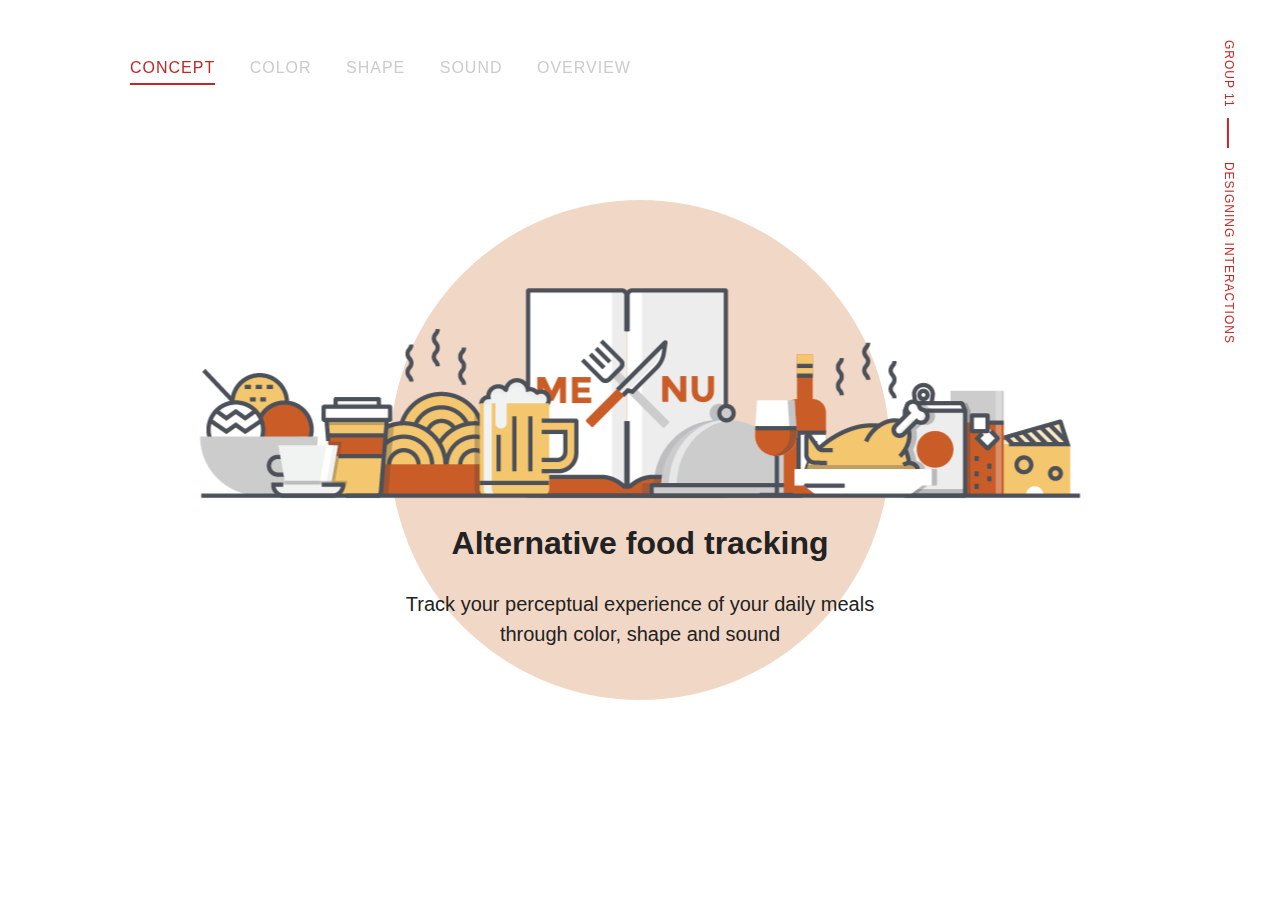
<file: index.html>
<!DOCTYPE html>
    <head>
        <meta charset="utf-8">
        <meta http-equiv="X-UA-Compatible" content="IE=edge,chrome=1">
        <title>Self-tracking Application</title>
        <meta name="description" content="This is a self-tracking application">
        <meta name="viewport" content="width=device-width, initial-scale=1">
        <link href="https://fonts.googleapis.com/css?family=Raleway:100|Open+Sans:400,300" rel="stylesheet" type="text/css">
        <link rel="stylesheet" href="css/main.css">
        <script src="https://cdnjs.cloudflare.com/ajax/libs/jquery/2.1.3/jquery.min.js"></script>
    </head>
    <body>

        <div class="header">
            <ul class="menu">
                <a href="index.html"><li class="active">
                    <span>Concept</span>
                    <span class="underline" style="width: 100%; left: 0px;"></span>
                </li></a>
                <a href="color.html"><li>
                    <span>Color</span>
                    <span class="underline"></span>
                </li></a>
                <a href="shape.html"><li>
                    <span>Shape</span>
                    <span class="underline"></span>
                </li></a>
                <a href="sound.html"><li>
                    <span>Sound</span>
                    <span class="underline"></span>
                </li></a>
                <a href="overview.html"><li>
                    <span>Overview</span>
                    <span class="underline"></span>
                </li></a>
            </ul>
        </div>

        <div class="vertical-text name">
            <p>
                <span>Group 11<span class="separator"></span> Designing Interactions</span>
            </p>
        </div>

               <span class="pulse"></span>

        <div id="intro">
            <div class="content">
                <img src="img/food2.png" />
                <h1>Alternative food tracking</h1>
                <p class="about">Track your perceptual experience of your daily meals<br> through color, shape and sound</p>
            </div>
        </div>

    </body>
</html>
</file>
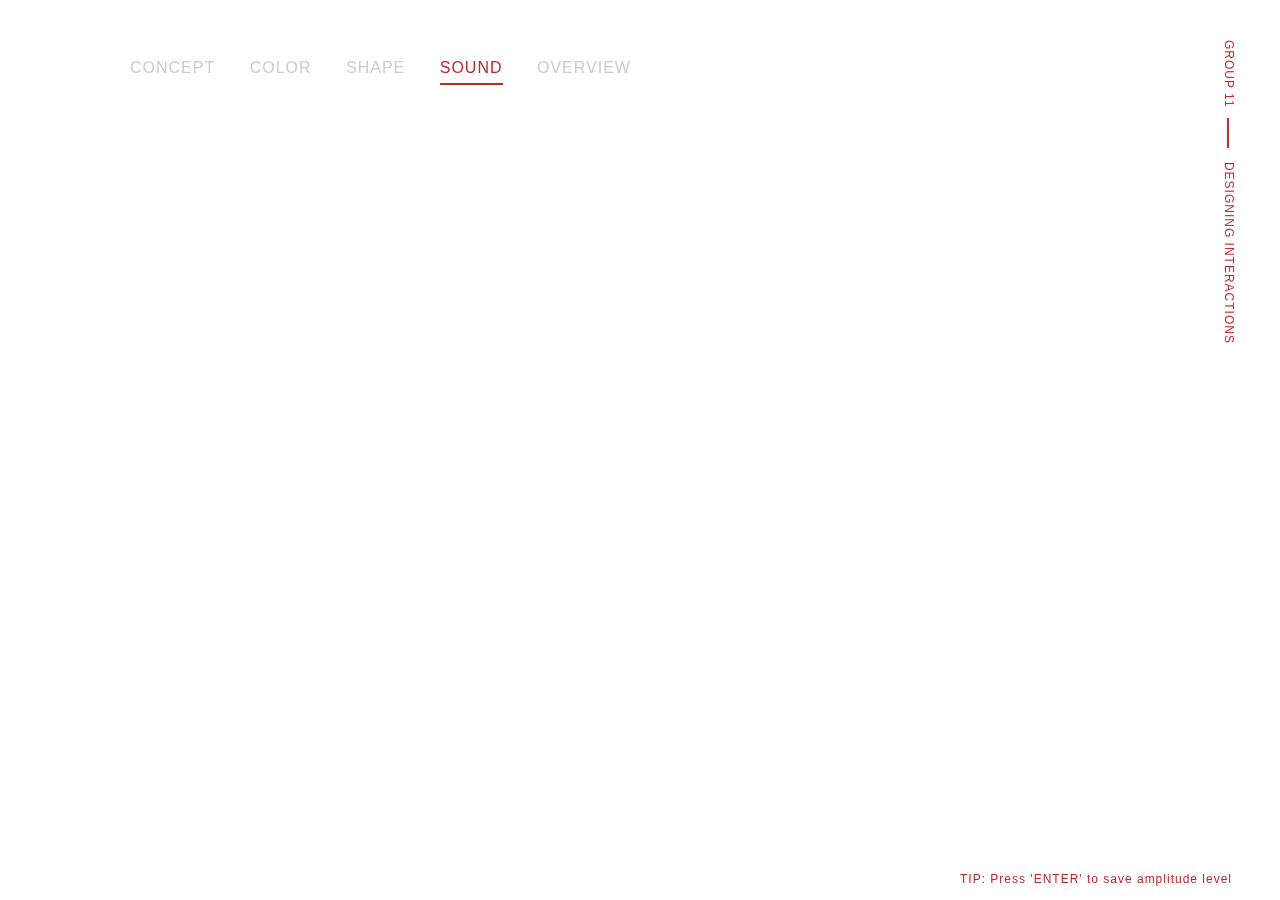
<file: sound.html>
<!DOCTYPE html>
    <head>
        <meta charset="utf-8">
        <meta http-equiv="X-UA-Compatible" content="IE=edge,chrome=1">
        <title>Choose sound</title>
        <meta name="description" content="Choose the sound of your meal">
        <meta name="viewport" content="width=device-width, initial-scale=1">
        <link href="https://fonts.googleapis.com/css?family=Raleway:100|Open+Sans:400,300" rel="stylesheet" type="text/css">
        <link rel="stylesheet" href="css/main.css">
        <script type="text/javascript" src="https://processing.github.io/p5.js-sound/lib/p5.js"></script>
        <script type="text/javascript" src="https://processing.github.io/p5.js-sound/lib/addons/p5.dom.js"></script>
        <script type="text/javascript" src="https://processing.github.io/p5.js-sound/lib/p5.sound.js"></script>
    </head>
    <body>

        <div class="header">
            <ul class="menu">
                <a href="index.html"><li>
                    <span>Concept</span>
                    <span class="underline"></span>
                </li></a>
                <a href="color.html"><li>
                    <span>Color</span>
                    <span class="underline"></span>
                </li></a>
                <a href="shape.html"><li>
                    <span>Shape</span>
                    <span class="underline"></span>
                </li></a>
                <a href="sound.html"><li class="active">
                    <span>Sound</span>
                    <span class="underline" style="width: 100%; left: 0px;"></span>
                </li></a>
                <a href="overview.html"><li>
                    <span>Overview</span>
                    <span class="underline"></span>
                </li></a>
            </ul>
        </div>

        <div class="vertical-text name">
            <p>
                <span>Group 11<span class="separator"></span> Designing Interactions</span>
            </p>
        </div>

        <div class="bottom-tip">
            <!-- <p>TIP: Start visualizing the waveform, adjust the level of amplitude and press 'ENTER' to save amplitude level</p>-->
            <p>TIP: Press 'ENTER' to save amplitude level</p>
        </div>

        <script src="js/sound.js"></script>

    </body>
</html>
</file>
<file: css/main.css>
/*! HTML5 Boilerplate v4.3.0 | MIT License | http://h5bp.com/ */
html, body {
  height: 100%;
}

body {
  margin: 0;
  display: flex;

  /* This centers our sketch horizontally. */
  justify-content: center;

  /* This centers our sketch vertically. */
  align-items: center;
}

html,
button,
input,
select,
textarea {
    color: #222;
}

html {
    font-size: 1em;
    line-height: 1.4;
}

::-moz-selection {
    background: #b3d4fc;
    text-shadow: none;
}

::selection {
    background: #b3d4fc;
    text-shadow: none;
}

hr {
    display: block;
    height: 1px;
    border: 0;
    border-top: 1px solid #ccc;
    margin: 1em 0;
    padding: 0;
}

audio,
canvas,
img,
video {
    vertical-align: middle;
}

fieldset {
    border: 0;
    margin: 0;
    padding: 0;
}

textarea {
    resize: vertical;
}

.browsehappy {
    margin: 0.2em 0;
    background: #ccc;
    color: #000;
    padding: 0.2em 0;
}


body {
    font: 16px/1.5 Helvetica, Helvetica Neue, Arial;
    margin: 0;
}

.wrapper {
    width: 90%;
    margin: 0 5%;
}


.overview canvas#defaultCanvas0 {
    display: none;
}


/* ==========================================================================
   Grid
   ========================================================================== */
.container {
  position: absolute;
  width: 800px;
  top: 20%;
}
.grid-container {
  display: grid;
  grid-template-columns: 110px auto;
  padding: 10px;
  background: #f6f6f6;
}
span.date {
  font-size: 30px;
  text-align: center;
  color: #cb5d26;
  display: inline-block;
}
.datebox {
    border: 5px solid #cb5d26;
    width: 100px;
    display: block;
}
g.svg1 {
    width: 400px;
    height: 400px;
    position: absolute;
    top: -65%;
    left: 0%;
}
g.svg2 {
    width: 400px;
    height: 400px;
    position: absolute;
    top: -65%;
    left: 14%;
}
g.svg3 {
    width: 400px;
    height: 400px;
    position: absolute;
    top: -65%;
    left: 28%;
}
g.svg4 {
    width: 400px;
    height: 400px;
    position: absolute;
    top: -65%;
    left: 42%;
}

.results {
    display: block;
    margin: 0 auto;
    text-align: center;
}
.results-week {
    display: block;
    margin: 3rem auto 0 auto;
    text-align: center;
}
.results-shape {
    display: block;
    margin: 0 auto;
    text-align: center;
    position: absolute;
    z-index: -1;
}

img.month {
    margin: .5rem 0;
}
img.weekly {
    margin: .5rem 0;
    width: 50%;
}
a.week {
    display: block;
    color: #c02727;
    margin: 2rem 0;
}

/* ==========================================================================
   Input range slider
   ========================================================================== */
input[type="range"]:nth-of-type(1) {
    position: absolute !important;
    left: 40% !important;
    top: 70% !important;
}
input[type="range"]:nth-of-type(2) {
    position: absolute !important;
    left: 40% !important;
    top: 80% !important;
}
input[type="range"]:nth-of-type(3) {
    position: absolute !important;
    left: 40% !important;
    top: 90% !important;
}

button {
  position: absolute;
  bottom: 10%;
  -webkit-appearance: none;
  background-color: #C02727;
  padding: 1rem 0;
  color: #fff;
  font-size: 16px;
  text-transform: uppercase;
  outline: none;
  width: 100px;
}
input[type=range] {
  width: 600px;
  -webkit-appearance: none;
  height: 10px;
  border-radius: 5px;
  background: transparent;
  outline: none;
  padding: 0;
  margin: 0;
}

input[type=range]::-webkit-slider-thumb {
  -webkit-appearance: none;
  height: 32px;
  width: 32px;
  border-radius: 50%;
  background: #C02727;
  cursor: pointer;
}

input[type=range]::-moz-range-thumb {
  height: 32px;
  width: 32px;
  border-radius: 50%;
  background: #C02727;
  cursor: pointer;
}

input[type=range]::-ms-thumb {
  height: 32px;
  width: 32px;
  border-radius: 50%;
  background: #C02727;
  cursor: pointer;
}

/* ==========================================================================
   Pulse animation
   ========================================================================== */
.pulse {
    position: absolute;
    display: block;
    width: 500px;
    height: 500px;
    border-radius: 50%;
    background: rgba(238,205,182, 0.8);
    box-shadow: 0 0 0 rgba(238,205,182, 0.4);
    animation: pulse 2s infinite;
    z-index: 0;
}

@-webkit-keyframes pulse {
  0% {
    -webkit-box-shadow: 0 0 0 0 rgba(238,205,182, 0.4);
  }
  70% {
      -webkit-box-shadow: 0 0 0 100px rgba(238,205,182, 0);
  }
  100% {
      -webkit-box-shadow: 0 0 0 0 rgba(238,205,182, 0);
  }
}
@keyframes pulse {
  0% {
    -moz-box-shadow: 0 0 0 0 rgba(238,205,182, 0.4);
    box-shadow: 0 0 0 0 rgba(238,205,182, 0.4);
  }
  70% {
      -moz-box-shadow: 0 0 0 100px rgba(238,205,182 0);
      box-shadow: 0 0 0 100px rgba(238,205,182, 0);
  }
  100% {
      -moz-box-shadow: 0 0 0 0 rgba(238,205,182, 0);
      box-shadow: 0 0 0 0 rgba(238,205,182, 0);
  }
}

/* ==========================================================================
   Author's custom styles
   ========================================================================== */
.about {
  font-size: 20px;
}
.header {
    position: fixed;
    top: 40px;
    left: 40px;
    z-index: 40;
}
.header .logo-square {
    position: relative;
    display: inline-block;
    vertical-align: middle;
    width: 40px;
    height: 40px;
    -webkit-perspective: 1000px;
    perspective: 1000px;
    cursor: pointer;
}
.header .menu {
    display: inline-block;
    margin-left: 50px;
}
.header .menu li {
    position: relative;
    display: inline-block;
    margin-right: 30px;
    padding-bottom: 5px;
    font: 700 12px/12px;
    letter-spacing: 1px;
    text-transform: uppercase;
    color: #CCCCCC;
    cursor: pointer;
    -webkit-transition: color 200ms ease-in-out;
    transition: color 200ms ease-in-out;
}
.header .menu li.active {
    color: #C02727;
}
.header .menu li .underline {
    background: #C02727;
}
.header .menu li .underline {
    position: absolute;
    display: block;
    height: 2px;
    width: 0%;
    bottom: 0;
    left: 0;
}
.header .menu li:hover {
    color: #a8a8a8;
}
.header .menu li.active:hover {
    color: #C02727;
}
.name {
    top: 40px;
    right: 30px;
    -webkit-transform-origin: top right;
    transform-origin: top right;
    -webkit-transform: rotate(90deg) translateX(100%);
    transform: rotate(90deg) translateX(100%);
}
.name p {
    color: #C02727;
}
.bottom-tip {
    bottom: 0;
    right: 0;
    margin-right: 3rem;
}
.bottom-tip p {
    font-size: 12px;
    letter-spacing: 1px;
    text-transform: none;
    color: #C02727;
}
.vertical-text, .bottom-tip {
    position: fixed;
    z-index: 40;
}
.vertical-text p {
    /*font: 700 10px/10px;*/
    font-size: 12px;
    letter-spacing: 1px;
    text-transform: uppercase;
}
.name .separator {
    background: #C02727;
}
.vertical-text .separator {
    display: inline-block;
    width: 30px;
    height: 2px;
    margin: 3px 10px 2px 10px;
}


#intro {
    height: 100vh;
    background: radial-gradient(circle, #74A6EE 0%, #485CB2 100%);
    text-align: center;
}
#intro .content {
    position: absolute;
    top: 50%;
    left: 50%;
    transform: translate(-50%, -50%);
}
.project {
    text-align: center;
    padding: 200px 0;
    border-bottom: 1px #ebebeb solid;
    opacity: 0;
    /*transform: translateY(50px);*/
    transition: all 1s ease-out;
}
.project.fade-in {
    opacity: 1;
    /*transform: translateY(0);*/
}
.project img {
    width: 180px;
    height: 180px;
}
.project p {
    max-width: 300px;
    margin: 0 auto;
    color: #294D67;
}
#project01 h2 {
    color: #3DB3CE;
}
#project02 h2 {
    color: #75C695;
}
#project03 h2 {
    color: #F5876F;
}
#main {
    position: relative;
    background-color: #FFF;
}
.bcg-parallax {
    padding: 150px 0;
    color: #fff;
    background-color: #000;
    text-align: center;
    position: relative;
    overflow: hidden;
}
.bcg {
    background: url('../img/img_background.jpg') no-repeat;
    background-size: cover;
    position: absolute;
    width: 100%;
    height: 150%;
    top: 0;
    z-index: 1;
    opacity: 0.7;
}
.content-wrapper {
    width: 90%;
    margin: 0 auto;
    max-width: 1140px;
    position: relative;
    z-index: 2;
}

/* =Footer */
.footer-container {
    text-align: center;
    font-size: 14px;
    color: rgba(255, 255, 255, 0.5);
    background-color: #06060d;
}
.footer-container .wrapper {
    width: 80%;
    max-width: none;
    margin: 0 10%;
}
.footer-container h3 {
    margin: 0;
    padding: 20px 0;
    font-weight: normal;
}
.footer-container a {
    color: rgba(255, 255, 255, 0.5);
}


/* ==========================================================================
   Media Queries
   ========================================================================== */

@media only screen and (min-width: 480px) {
    /* =General */

    /* =Header */

    /* =Footer */
}

@media only screen and (min-width: 768px) {
    /* =General */

    /* =Header */

    /* =Footer */
}

@media only screen and (min-width: 1140px) {
    /* =General */

    /* =Header */

    /* =Footer */
}

/* ==========================================================================
   Helper classes
   ========================================================================== */

.ir {
    background-color: transparent;
    border: 0;
    overflow: hidden;
    *text-indent: -9999px;
}

.ir:before {
    content: "";
    display: block;
    width: 0;
    height: 150%;
}

.hidden {
    display: none !important;
    visibility: hidden;
}

.visuallyhidden {
    border: 0;
    clip: rect(0 0 0 0);
    height: 1px;
    margin: -1px;
    overflow: hidden;
    padding: 0;
    position: absolute;
    width: 1px;
}

.visuallyhidden.focusable:active,
.visuallyhidden.focusable:focus {
    clip: auto;
    height: auto;
    margin: 0;
    overflow: visible;
    position: static;
    width: auto;
}

.invisible {
    visibility: hidden;
}

.clearfix:before,
.clearfix:after {
    content: " ";
    display: table;
}

.clearfix:after {
    clear: both;
}

.clearfix {
    *zoom: 1;
}

/* ==========================================================================
   Color picker
   ========================================================================== */

.swatch {
  width: 100%;
  height: 100%;
  background-color: #fff;
  margin: 0 auto 3rem;
  position: fixed;
  top: 0;
  left: 0;
}

.swatch-overlay {
  width: 100%;
  height: 100%;
  position: absolute;
  top: 0;
  left: 0;
  mix-blend-mode: multiply;
  transition: all 0.25s;
}

.target {
  width: 50%;
  height: 4rem;
  background: #eee;
  box-shadow: 0 0rem 2rem 0.5rem rgba( 0, 0, 0, 0.15 );
  cursor: pointer;
  position: fixed;
  bottom: 2rem;
  left: 25%;
}
</file>
